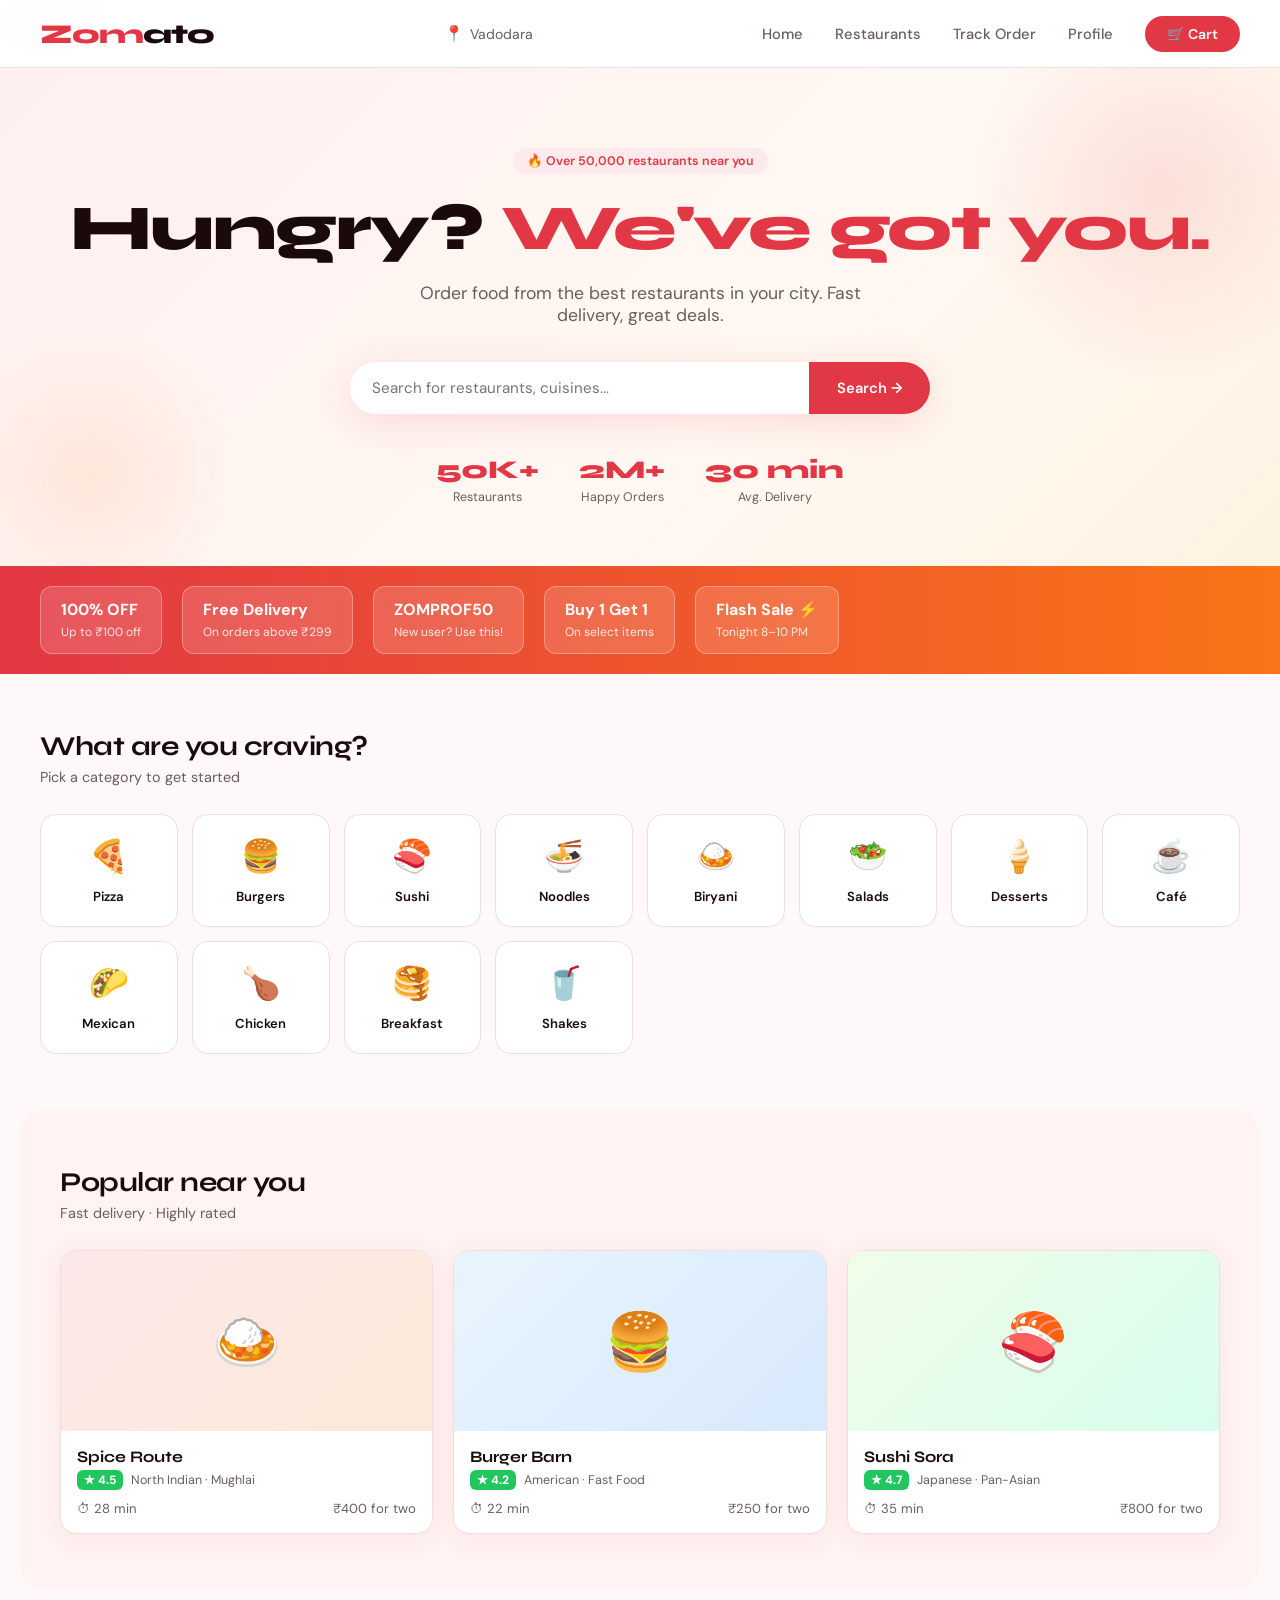
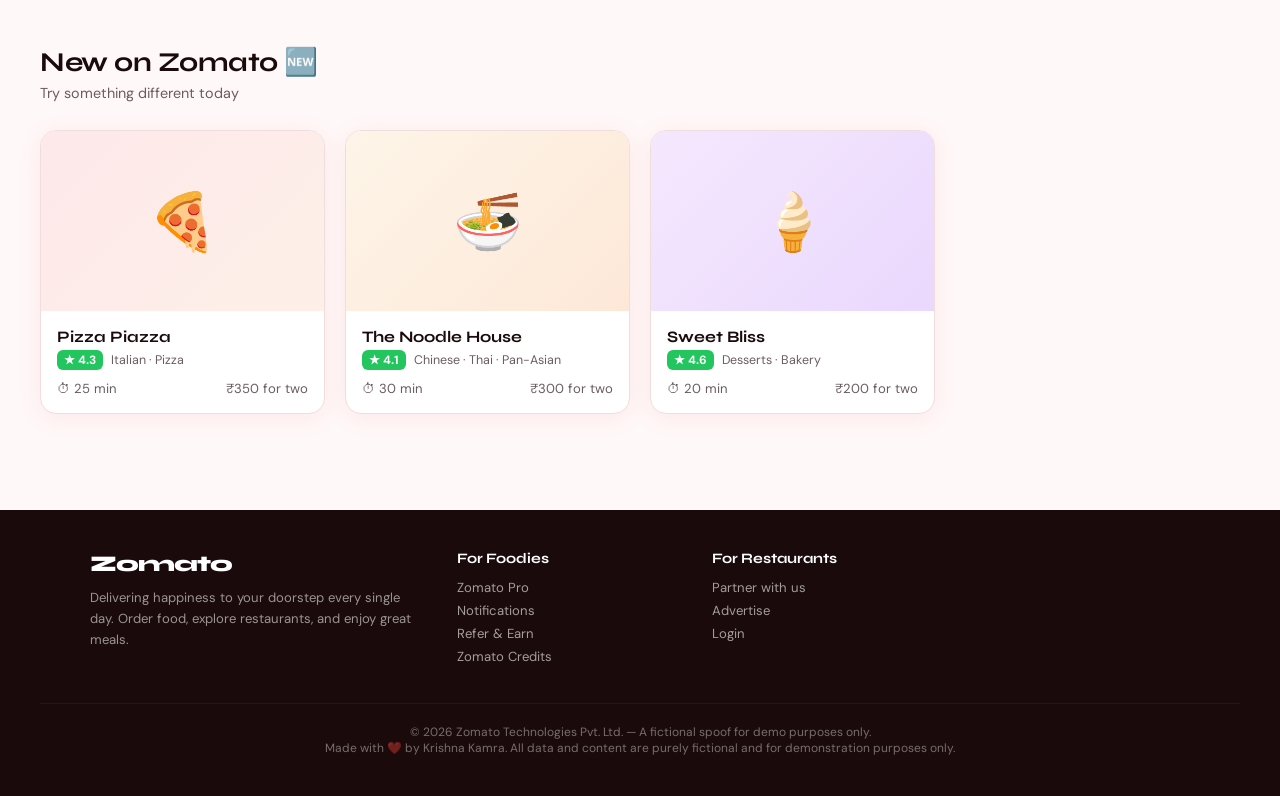
<file: index.html>
<!DOCTYPE html>
<html lang="en">
<head>
  <meta charset="UTF-8" />
  <meta name="viewport" content="width=device-width, initial-scale=1.0"/>
  <title>Zomato – Discover Great Food</title>
  <link href="https://fonts.googleapis.com/css2?family=Syne:wght@400;600;700;800&family=DM+Sans:ital,wght@0,300;0,400;0,500;1,400&display=swap" rel="stylesheet"/>
  <link rel="stylesheet" href="style.css">
</head>
<body>

<nav id="navbar">
  <div class="nav-logo" onclick="goPage('home')">Zom<span>ato</span></div>
  <div class="nav-location" onclick="showToast('📍 Vadodara, Gujarat')">
    <span class="pin">📍</span> Vadodara
  </div>
  <div class="nav-links">
    <a href="#" onclick="goPage('home')">Home</a>
    <a href="#" onclick="goPage('restaurants')">Restaurants</a>
    <a href="#" onclick="goPage('tracking')">Track Order</a>
    <a href="#" onclick="goPage('profile')">Profile</a>
    <button class="nav-cta" onclick="goPage('cart')">🛒 Cart <span id="nav-cart-count"></span></button>
  </div>
</nav>

<div id="page-home" class="page active">
  <section class="hero">
    <div class="hero-badge">🔥 Over 50,000 restaurants near you</div>
    <h1>Hungry? <em>We've got you.</em></h1>
    <p>Order food from the best restaurants in your city. Fast delivery, great deals.</p>
    <div class="hero-search">
      <input type="text" placeholder="Search for restaurants, cuisines..." id="hero-input"/>
      <button onclick="doSearch()">Search →</button>
    </div>
    <div class="hero-stats">
      <div class="hero-stat"><strong>50K+</strong><span>Restaurants</span></div>
      <div class="hero-stat"><strong>2M+</strong><span>Happy Orders</span></div>
      <div class="hero-stat"><strong>30 min</strong><span>Avg. Delivery</span></div>
    </div>
  </section>

  <div class="offers-strip">
    <div class="offer-chip"><strong>100% OFF</strong><span>Up to ₹100 off</span></div>
    <div class="offer-chip"><strong>Free Delivery</strong><span>On orders above ₹299</span></div>
    <div class="offer-chip"><strong>ZOMPROF50</strong><span>New user? Use this!</span></div>
    <div class="offer-chip"><strong>Buy 1 Get 1</strong><span>On select items</span></div>
    <div class="offer-chip"><strong>Flash Sale ⚡</strong><span>Tonight 8–10 PM</span></div>
  </div>

  <section class="section">
    <div class="section-title">What are you craving?</div>
    <div class="section-sub">Pick a category to get started</div>
    <div class="cats-grid" id="cats-grid"></div>
  </section>

  <section class="section" style="background: #fff3f3; border-radius: 24px; margin: 0 20px;">
    <div class="section-title">Popular near you</div>
    <div class="section-sub">Fast delivery · Highly rated</div>
    <div class="rest-grid" id="popular-grid"></div>
  </section>

  <section class="section">
    <div class="section-title">New on Zomato 🆕</div>
    <div class="section-sub">Try something different today</div>
    <div class="rest-grid" id="new-grid"></div>
  </section>

  <footer>
    <div class="footer-inner">
      <div class="footer-brand">
        <span class="nav-logo" style="font-family:'Syne',sans-serif;font-weight:800;font-size:1.4rem;color:#fff;">Zomato</span>
        <p>Delivering happiness to your doorstep every single day. Order food, explore restaurants, and enjoy great meals.</p>
      </div>
      <div class="footer-col">
        <h4>For Foodies</h4>
        <a href="#">Zomato Pro</a>
        <a href="#">Notifications</a>
        <a href="#">Refer & Earn</a>
        <a href="#">Zomato Credits</a>
      </div>
      <div class="footer-col">
        <h4>For Restaurants</h4>
        <a href="#">Partner with us</a>
        <a href="#">Advertise</a>
        <a href="#">Login</a>
      </div>
    </div>
    <div class="footer-bottom"><p>© 2026 Zomato Technologies Pvt. Ltd. — A fictional spoof for demo purposes only.</p>
    <p>Made with ❤️ by Krishna Kamra. All data and content are purely fictional and for demonstration purposes only.</p></div>
  </footer>
</div>

<div id="page-restaurants" class="page">
  <section class="section">
    <div class="section-title">All Restaurants</div>
    <div class="section-sub">Browse & order from the best near Vadodara</div>
    <div style="display:flex;gap:10px;flex-wrap:wrap;margin-bottom:20px;" id="filter-chips"></div>
    <div class="rest-grid" id="all-rest-grid"></div>
  </section>
</div>

<div id="page-detail" class="page">
  <div class="rest-hero" id="detail-hero-bg">
    <span id="detail-hero-emoji" style="position:relative;z-index:1;font-size:5rem;"></span>
    <div class="rest-hero-overlay"></div>
    <div class="rest-hero-info">
      <h2 id="detail-name"></h2>
      <div id="detail-meta" style="display:flex;gap:10px;align-items:center;flex-wrap:wrap;font-size:0.85rem;"></div>
    </div>
  </div>
  <div class="rest-detail-body">
    <div class="detail-tabs">
      <div class="detail-tab active" onclick="switchTab('menu')">Menu</div>
      <div class="detail-tab" onclick="switchTab('photos')">Photos</div>
      <div class="detail-tab" onclick="switchTab('reviews')">Reviews</div>
      <div class="detail-tab" onclick="switchTab('info')">Info</div>
    </div>
    <div id="tab-menu" class="tab-content active">
      <div id="menu-container"></div>
    </div>
    <div id="tab-photos" class="tab-content">
      <div style="display:grid;grid-template-columns:repeat(3,1fr);gap:10px;" id="photos-grid"></div>
    </div>
    <div id="tab-reviews" class="tab-content">
      <div id="reviews-container" style="display:flex;flex-direction:column;gap:14px;"></div>
    </div>
    <div id="tab-info" class="tab-content">
      <div id="info-container"></div>
    </div>
  </div>
</div>

<div id="page-cart" class="page">
  <div class="cart-container">
    <div class="cart-title">🛒 Your Cart</div>
    <div id="cart-content"></div>
  </div>
</div>

<div id="page-tracking" class="page">
  <div class="tracking-container">
    <div id="tracking-no-order" style="text-align:center;padding:60px 20px;display:none;">
      <div style="font-size:4rem;margin-bottom:16px;">📦</div>
      <h3 style="font-family:'Syne',sans-serif;font-size:1.3rem;margin-bottom:8px;">No active orders</h3>
      <p style="color:var(--muted);margin-bottom:20px;">Place an order to track it here.</p>
      <button class="nav-cta" onclick="goPage('restaurants')">Order Now</button>
    </div>
    <div id="tracking-card"></div>
  </div>
</div>

<div id="page-profile" class="page">
  <div class="profile-container">
    <div class="profile-header">
      <div class="avatar">K</div>
      <div>
        <div class="profile-name">Krishna Kamra</div>
        <div class="profile-sub">krishna.kamra@gmail.com · Vadodara</div>
      </div>
    </div>
    <div class="profile-sections">
      <div class="profile-row" onclick="showToast('Opening past orders...')"><span class="profile-row-icon">📋</span><span class="profile-row-label">Past Orders</span><span class="profile-row-arrow">›</span></div>
      <div class="profile-row" onclick="showToast('Opening addresses...')"><span class="profile-row-icon">🏠</span><span class="profile-row-label">Saved Addresses</span><span class="profile-row-arrow">›</span></div>
      <div class="profile-row" onclick="showToast('Zomato Pro — Upgrade coming soon!')"><span class="profile-row-icon">⭐</span><span class="profile-row-label">Zomato Pro Membership</span><span class="profile-row-arrow">›</span></div>
      <div class="profile-row" onclick="showToast('Payments page...')"><span class="profile-row-icon">💳</span><span class="profile-row-label">Payment Methods</span><span class="profile-row-arrow">›</span></div>
      <div class="profile-row" onclick="showToast('Settings page...')"><span class="profile-row-icon">⚙️</span><span class="profile-row-label">Settings</span><span class="profile-row-arrow">›</span></div>
      <div class="profile-row" onclick="showToast('Refer & Earn coming soon!')"><span class="profile-row-icon">🎁</span><span class="profile-row-label">Refer & Earn</span><span class="profile-row-arrow">›</span></div>
      <div class="profile-row" onclick="showToast('Logged out! (Just kidding 😄)')"><span class="profile-row-icon">🚪</span><span class="profile-row-label">Log Out</span><span class="profile-row-arrow">›</span></div>
    </div>
  </div>
</div>

<nav class="bottom-nav">
  <div class="bnav-item active" id="bnav-home" onclick="goPage('home')"><span class="icon">🏠</span>Home</div>
  <div class="bnav-item" id="bnav-restaurants" onclick="goPage('restaurants')"><span class="icon">🍽️</span>Explore</div>
  <div class="bnav-item" id="bnav-cart" onclick="goPage('cart')">
    <div class="bnav-icon-wrap"><span class="icon">🛒</span><span class="cart-badge" id="cart-badge" style="display:none">0</span></div>Cart
  </div>
  <div class="bnav-item" id="bnav-tracking" onclick="goPage('tracking')"><span class="icon">📍</span>Track</div>
  <div class="bnav-item" id="bnav-profile" onclick="goPage('profile')"><span class="icon">👤</span>Profile</div>
</nav>

<div class="modal-overlay" id="order-modal">
  <div class="modal">
    <h3>🎉 Order Placed!</h3>
    <p>Your order has been placed successfully. Our rider will pick it up soon. Estimated delivery: <strong>28–35 minutes</strong>.</p>
    <button class="modal-btn" onclick="closeModalAndTrack()">Track Order</button>
    <button class="modal-btn outline" onclick="document.getElementById('order-modal').classList.remove('open')">Continue Browsing</button>
  </div>
</div>

<div class="toast" id="toast"></div>
<script src="script.js"></script>
</body>
</html>
</file>
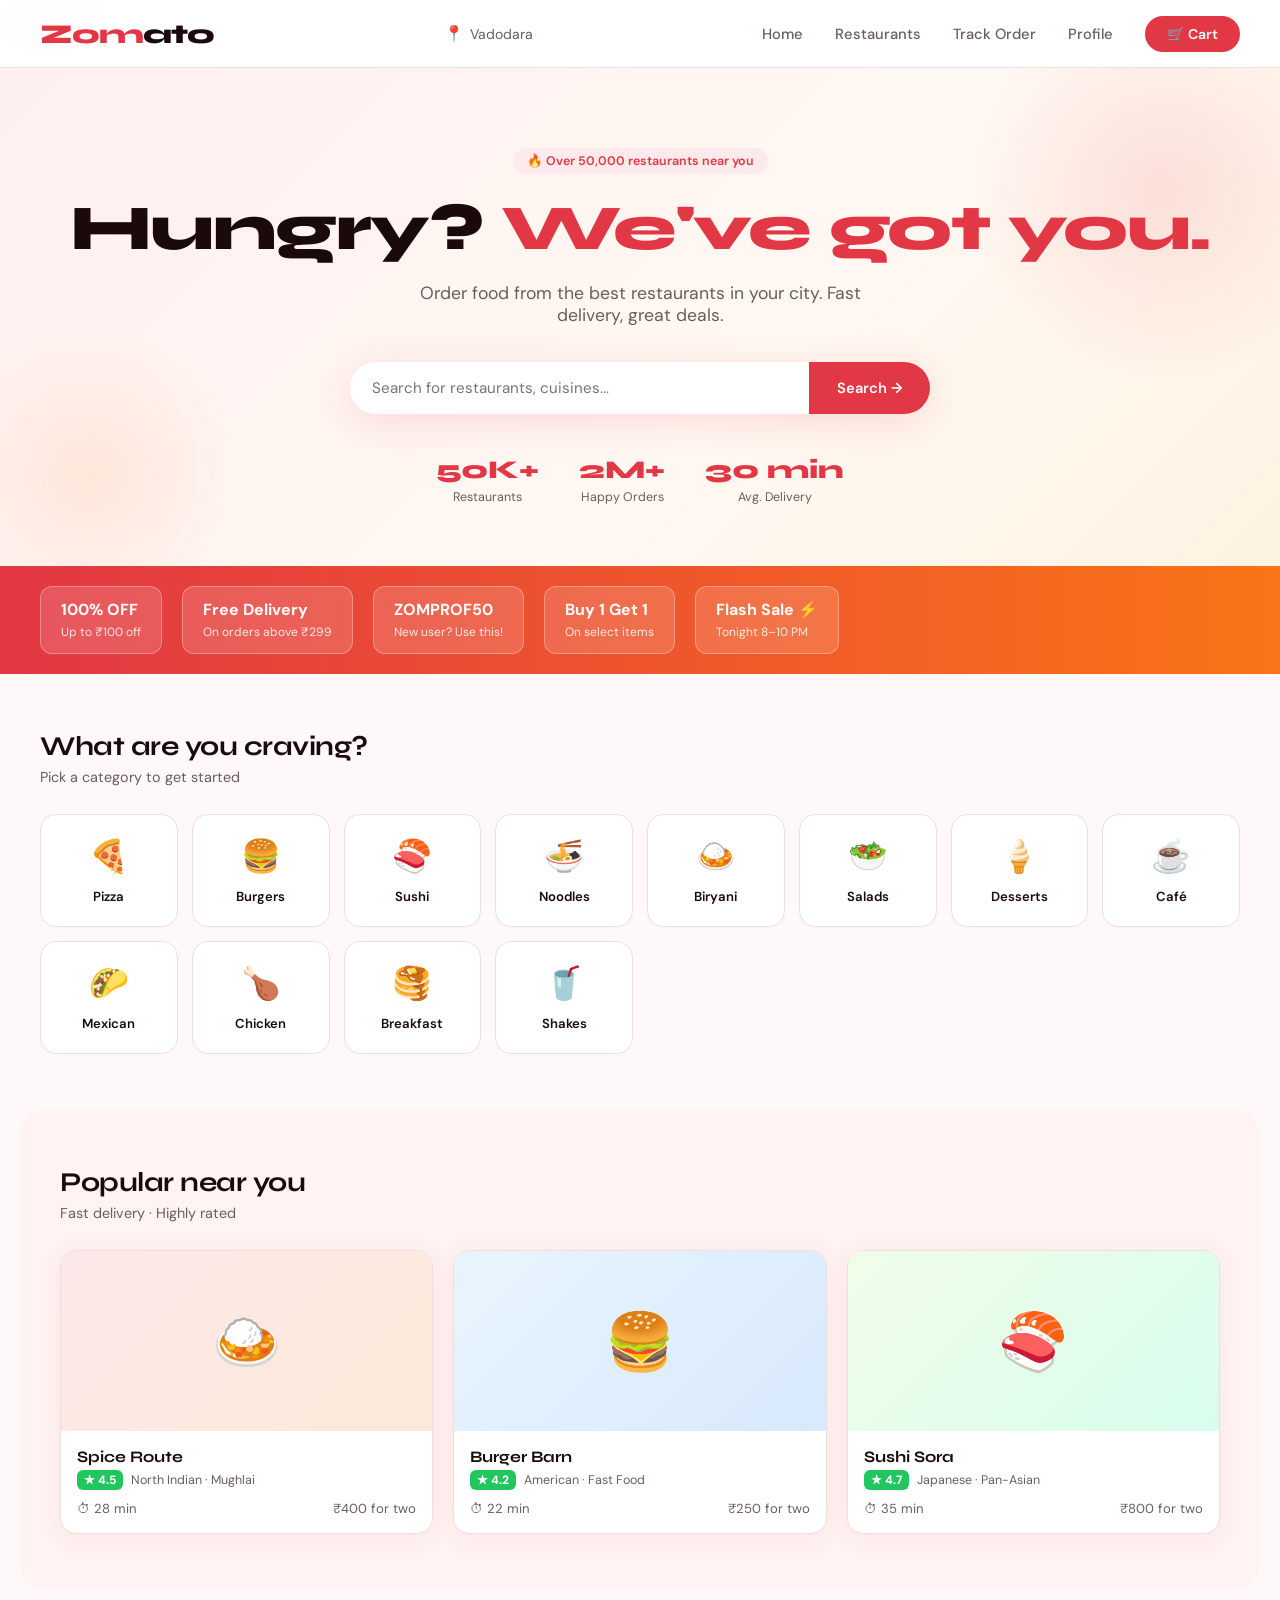
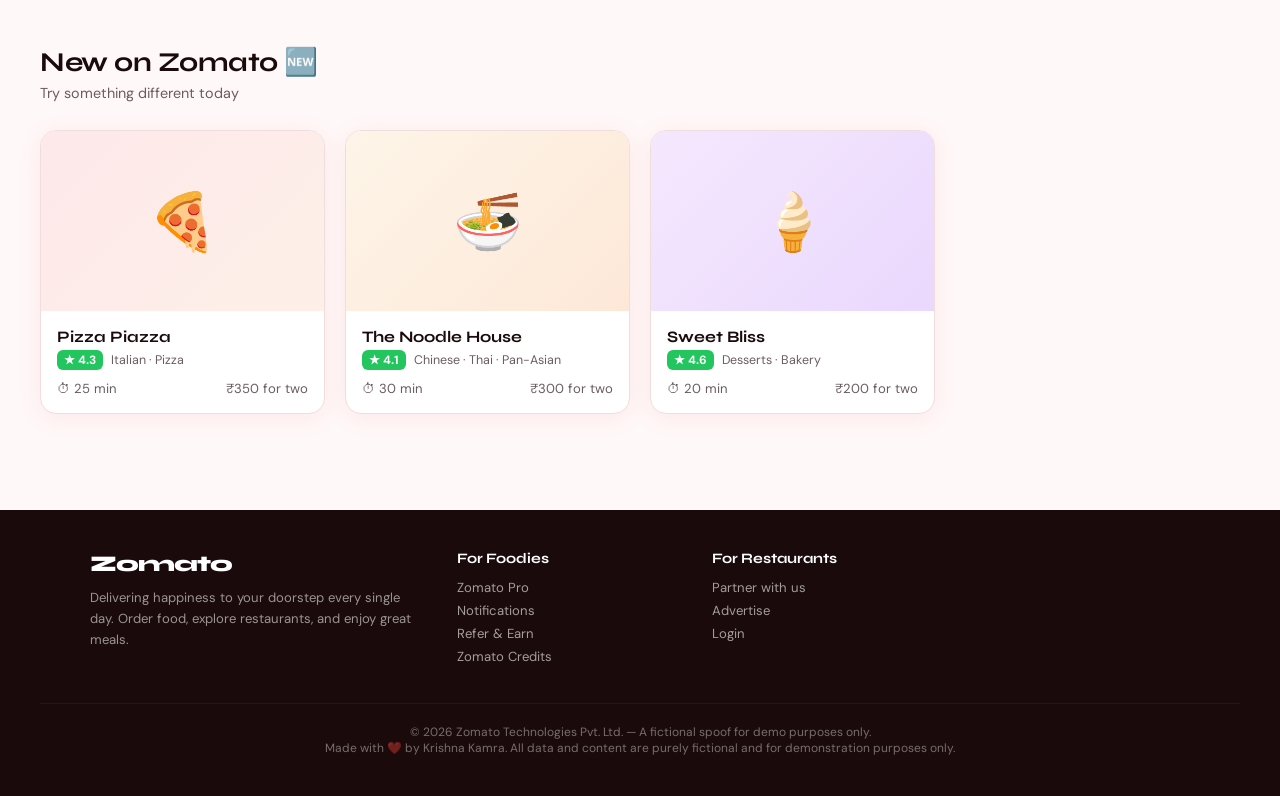
<file: zomato_spoof.html>
<!DOCTYPE html>
<html lang="en">
<head>
  <meta charset="UTF-8" />
  <meta name="viewport" content="width=device-width, initial-scale=1.0"/>
  <title>Zomato – Discover Great Food</title>
  <link href="https://fonts.googleapis.com/css2?family=Syne:wght@400;600;700;800&family=DM+Sans:ital,wght@0,300;0,400;0,500;1,400&display=swap" rel="stylesheet"/>
  <link rel="stylesheet" href="style.css">
</head>
<body>

<nav id="navbar">
  <div class="nav-logo" onclick="goPage('home')">Zom<span>ato</span></div>
  <div class="nav-location" onclick="showToast('📍 Vadodara, Gujarat')">
    <span class="pin">📍</span> Vadodara
  </div>
  <div class="nav-links">
    <a href="#" onclick="goPage('home')">Home</a>
    <a href="#" onclick="goPage('restaurants')">Restaurants</a>
    <a href="#" onclick="goPage('tracking')">Track Order</a>
    <a href="#" onclick="goPage('profile')">Profile</a>
    <button class="nav-cta" onclick="goPage('cart')">🛒 Cart <span id="nav-cart-count"></span></button>
  </div>
</nav>

<div id="page-home" class="page active">
  <section class="hero">
    <div class="hero-badge">🔥 Over 50,000 restaurants near you</div>
    <h1>Hungry? <em>We've got you.</em></h1>
    <p>Order food from the best restaurants in your city. Fast delivery, great deals.</p>
    <div class="hero-search">
      <input type="text" placeholder="Search for restaurants, cuisines..." id="hero-input"/>
      <button onclick="doSearch()">Search →</button>
    </div>
    <div class="hero-stats">
      <div class="hero-stat"><strong>50K+</strong><span>Restaurants</span></div>
      <div class="hero-stat"><strong>2M+</strong><span>Happy Orders</span></div>
      <div class="hero-stat"><strong>30 min</strong><span>Avg. Delivery</span></div>
    </div>
  </section>

  <div class="offers-strip">
    <div class="offer-chip"><strong>100% OFF</strong><span>Up to ₹100 off</span></div>
    <div class="offer-chip"><strong>Free Delivery</strong><span>On orders above ₹299</span></div>
    <div class="offer-chip"><strong>ZOMPROF50</strong><span>New user? Use this!</span></div>
    <div class="offer-chip"><strong>Buy 1 Get 1</strong><span>On select items</span></div>
    <div class="offer-chip"><strong>Flash Sale ⚡</strong><span>Tonight 8–10 PM</span></div>
  </div>

  <section class="section">
    <div class="section-title">What are you craving?</div>
    <div class="section-sub">Pick a category to get started</div>
    <div class="cats-grid" id="cats-grid"></div>
  </section>

  <section class="section" style="background: #fff3f3; border-radius: 24px; margin: 0 20px;">
    <div class="section-title">Popular near you</div>
    <div class="section-sub">Fast delivery · Highly rated</div>
    <div class="rest-grid" id="popular-grid"></div>
  </section>

  <section class="section">
    <div class="section-title">New on Zomato 🆕</div>
    <div class="section-sub">Try something different today</div>
    <div class="rest-grid" id="new-grid"></div>
  </section>

  <footer>
    <div class="footer-inner">
      <div class="footer-brand">
        <span class="nav-logo" style="font-family:'Syne',sans-serif;font-weight:800;font-size:1.4rem;color:#fff;">Zomato</span>
        <p>Delivering happiness to your doorstep every single day. Order food, explore restaurants, and enjoy great meals.</p>
      </div>
      <div class="footer-col">
        <h4>For Foodies</h4>
        <a href="#">Zomato Pro</a>
        <a href="#">Notifications</a>
        <a href="#">Refer & Earn</a>
        <a href="#">Zomato Credits</a>
      </div>
      <div class="footer-col">
        <h4>For Restaurants</h4>
        <a href="#">Partner with us</a>
        <a href="#">Advertise</a>
        <a href="#">Login</a>
      </div>
    </div>
    <div class="footer-bottom"><p>© 2026 Zomato Technologies Pvt. Ltd. — A fictional spoof for demo purposes only.</p>
    <p>Made with ❤️ by Krishna Kamra. All data and content are purely fictional and for demonstration purposes only.</p></div>
  </footer>
</div>

<div id="page-restaurants" class="page">
  <section class="section">
    <div class="section-title">All Restaurants</div>
    <div class="section-sub">Browse & order from the best near Vadodara</div>
    <div style="display:flex;gap:10px;flex-wrap:wrap;margin-bottom:20px;" id="filter-chips"></div>
    <div class="rest-grid" id="all-rest-grid"></div>
  </section>
</div>

<div id="page-detail" class="page">
  <div class="rest-hero" id="detail-hero-bg">
    <span id="detail-hero-emoji" style="position:relative;z-index:1;font-size:5rem;"></span>
    <div class="rest-hero-overlay"></div>
    <div class="rest-hero-info">
      <h2 id="detail-name"></h2>
      <div id="detail-meta" style="display:flex;gap:10px;align-items:center;flex-wrap:wrap;font-size:0.85rem;"></div>
    </div>
  </div>
  <div class="rest-detail-body">
    <div class="detail-tabs">
      <div class="detail-tab active" onclick="switchTab('menu')">Menu</div>
      <div class="detail-tab" onclick="switchTab('photos')">Photos</div>
      <div class="detail-tab" onclick="switchTab('reviews')">Reviews</div>
      <div class="detail-tab" onclick="switchTab('info')">Info</div>
    </div>
    <div id="tab-menu" class="tab-content active">
      <div id="menu-container"></div>
    </div>
    <div id="tab-photos" class="tab-content">
      <div style="display:grid;grid-template-columns:repeat(3,1fr);gap:10px;" id="photos-grid"></div>
    </div>
    <div id="tab-reviews" class="tab-content">
      <div id="reviews-container" style="display:flex;flex-direction:column;gap:14px;"></div>
    </div>
    <div id="tab-info" class="tab-content">
      <div id="info-container"></div>
    </div>
  </div>
</div>

<div id="page-cart" class="page">
  <div class="cart-container">
    <div class="cart-title">🛒 Your Cart</div>
    <div id="cart-content"></div>
  </div>
</div>

<div id="page-tracking" class="page">
  <div class="tracking-container">
    <div id="tracking-no-order" style="text-align:center;padding:60px 20px;display:none;">
      <div style="font-size:4rem;margin-bottom:16px;">📦</div>
      <h3 style="font-family:'Syne',sans-serif;font-size:1.3rem;margin-bottom:8px;">No active orders</h3>
      <p style="color:var(--muted);margin-bottom:20px;">Place an order to track it here.</p>
      <button class="nav-cta" onclick="goPage('restaurants')">Order Now</button>
    </div>
    <div id="tracking-card"></div>
  </div>
</div>

<div id="page-profile" class="page">
  <div class="profile-container">
    <div class="profile-header">
      <div class="avatar">K</div>
      <div>
        <div class="profile-name">Krishna Kamra</div>
        <div class="profile-sub">krishna.kamra@gmail.com · Vadodara</div>
      </div>
    </div>
    <div class="profile-sections">
      <div class="profile-row" onclick="showToast('Opening past orders...')"><span class="profile-row-icon">📋</span><span class="profile-row-label">Past Orders</span><span class="profile-row-arrow">›</span></div>
      <div class="profile-row" onclick="showToast('Opening addresses...')"><span class="profile-row-icon">🏠</span><span class="profile-row-label">Saved Addresses</span><span class="profile-row-arrow">›</span></div>
      <div class="profile-row" onclick="showToast('Zomato Pro — Upgrade coming soon!')"><span class="profile-row-icon">⭐</span><span class="profile-row-label">Zomato Pro Membership</span><span class="profile-row-arrow">›</span></div>
      <div class="profile-row" onclick="showToast('Payments page...')"><span class="profile-row-icon">💳</span><span class="profile-row-label">Payment Methods</span><span class="profile-row-arrow">›</span></div>
      <div class="profile-row" onclick="showToast('Settings page...')"><span class="profile-row-icon">⚙️</span><span class="profile-row-label">Settings</span><span class="profile-row-arrow">›</span></div>
      <div class="profile-row" onclick="showToast('Refer & Earn coming soon!')"><span class="profile-row-icon">🎁</span><span class="profile-row-label">Refer & Earn</span><span class="profile-row-arrow">›</span></div>
      <div class="profile-row" onclick="showToast('Logged out! (Just kidding 😄)')"><span class="profile-row-icon">🚪</span><span class="profile-row-label">Log Out</span><span class="profile-row-arrow">›</span></div>
    </div>
  </div>
</div>

<nav class="bottom-nav">
  <div class="bnav-item active" id="bnav-home" onclick="goPage('home')"><span class="icon">🏠</span>Home</div>
  <div class="bnav-item" id="bnav-restaurants" onclick="goPage('restaurants')"><span class="icon">🍽️</span>Explore</div>
  <div class="bnav-item" id="bnav-cart" onclick="goPage('cart')">
    <div class="bnav-icon-wrap"><span class="icon">🛒</span><span class="cart-badge" id="cart-badge" style="display:none">0</span></div>Cart
  </div>
  <div class="bnav-item" id="bnav-tracking" onclick="goPage('tracking')"><span class="icon">📍</span>Track</div>
  <div class="bnav-item" id="bnav-profile" onclick="goPage('profile')"><span class="icon">👤</span>Profile</div>
</nav>

<div class="modal-overlay" id="order-modal">
  <div class="modal">
    <h3>🎉 Order Placed!</h3>
    <p>Your order has been placed successfully. Our rider will pick it up soon. Estimated delivery: <strong>28–35 minutes</strong>.</p>
    <button class="modal-btn" onclick="closeModalAndTrack()">Track Order</button>
    <button class="modal-btn outline" onclick="document.getElementById('order-modal').classList.remove('open')">Continue Browsing</button>
  </div>
</div>

<div class="toast" id="toast"></div>
<script src="script.js"></script>
</body>
</html>
</file>
<file: style.css>
:root {
      --red: #e23744;
      --red-dark: #c0202e;
      --red-light: #fdeaec;
      --orange: #f97316;
      --bg: #fff8f8;
      --surface: #ffffff;
      --text: #1a0a0b;
      --muted: #6b5c5e;
      --border: #f0dede;
      --card-shadow: 0 4px 24px rgba(226,55,68,0.08);
      --radius: 16px;
      --nav-h: 68px;
    }
    *, *::before, *::after { box-sizing: border-box; margin: 0; padding: 0; }
    html { scroll-behavior: smooth; }
    body {
      font-family: 'DM Sans', sans-serif;
      background: var(--bg);
      color: var(--text);
      min-height: 100vh;
      overflow-x: hidden;
    }

    nav {
      position: fixed; top: 0; left: 0; right: 0; z-index: 100;
      height: var(--nav-h);
      background: rgba(255,255,255,0.92);
      backdrop-filter: blur(14px);
      border-bottom: 1px solid var(--border);
      display: flex; align-items: center; justify-content: space-between;
      padding: 0 40px;
      transition: box-shadow 0.3s;
    }
    nav.scrolled { box-shadow: 0 2px 24px rgba(226,55,68,0.10); }
    .nav-logo {
      font-family: 'Syne', sans-serif;
      font-weight: 800; font-size: 1.7rem;
      color: var(--red); letter-spacing: -1px;
      cursor: pointer; user-select: none;
    }
    .nav-logo span { color: var(--text); }
    .nav-links { display: flex; gap: 32px; align-items: center; }
    .nav-links a {
      font-size: 0.92rem; font-weight: 500; color: var(--muted);
      text-decoration: none; transition: color 0.2s;
    }
    .nav-links a:hover { color: var(--red); }
    .nav-cta {
      background: var(--red); color: #fff;
      border: none; border-radius: 30px;
      padding: 9px 22px; font-size: 0.88rem; font-weight: 600;
      cursor: pointer; font-family: 'DM Sans', sans-serif;
      transition: background 0.2s, transform 0.15s;
    }
    .nav-cta:hover { background: var(--red-dark); transform: translateY(-1px); }
    .nav-location {
      display: flex; align-items: center; gap: 6px;
      font-size: 0.88rem; color: var(--muted); cursor: pointer;
    }
    .nav-location .pin { font-size: 1rem; }

    .page { display: none; padding-top: var(--nav-h); min-height: 100vh; }
    .page.active { display: block; }

    .hero {
      background: linear-gradient(135deg, #fff0f0 0%, #fff8f2 60%, #fef3e2 100%);
      padding: 80px 40px 60px;
      text-align: center;
      position: relative; overflow: hidden;
    }
    .hero::before {
      content: '';
      position: absolute; top: -80px; right: -80px;
      width: 400px; height: 400px;
      background: radial-gradient(circle, rgba(226,55,68,0.12) 0%, transparent 70%);
      border-radius: 50%;
    }
    .hero::after {
      content: '';
      position: absolute; bottom: -60px; left: -60px;
      width: 300px; height: 300px;
      background: radial-gradient(circle, rgba(249,115,22,0.10) 0%, transparent 70%);
      border-radius: 50%;
    }
    .hero-badge {
      display: inline-flex; align-items: center; gap: 6px;
      background: var(--red-light); color: var(--red);
      border-radius: 20px; padding: 5px 14px;
      font-size: 0.78rem; font-weight: 600; margin-bottom: 20px;
      animation: fadeUp 0.6s both;
    }
    .hero h1 {
      font-family: 'Syne', sans-serif;
      font-size: clamp(2.4rem, 5vw, 4rem);
      font-weight: 800; line-height: 1.1; letter-spacing: -1.5px;
      margin-bottom: 18px;
      animation: fadeUp 0.7s 0.1s both;
    }
    .hero h1 em { font-style: normal; color: var(--red); }
    .hero p {
      color: var(--muted); font-size: 1.1rem; max-width: 500px;
      margin: 0 auto 36px;
      animation: fadeUp 0.7s 0.2s both;
    }
    .hero-search {
      display: flex; max-width: 580px; margin: 0 auto;
      background: #fff; border-radius: 50px;
      box-shadow: 0 8px 40px rgba(226,55,68,0.15);
      overflow: hidden;
      animation: fadeUp 0.7s 0.3s both;
    }
    .hero-search input {
      flex: 1; border: none; outline: none;
      padding: 16px 22px; font-size: 0.95rem;
      font-family: 'DM Sans', sans-serif; color: var(--text);
      background: transparent;
    }
    .hero-search button {
      background: var(--red); color: #fff; border: none;
      padding: 0 28px; font-size: 0.92rem; font-weight: 600;
      cursor: pointer; font-family: 'DM Sans', sans-serif;
      transition: background 0.2s;
    }
    .hero-search button:hover { background: var(--red-dark); }
    .hero-stats {
      display: flex; justify-content: center; gap: 40px;
      margin-top: 40px;
      animation: fadeUp 0.7s 0.4s both;
    }
    .hero-stat { text-align: center; }
    .hero-stat strong {
      display: block; font-family: 'Syne', sans-serif;
      font-size: 1.6rem; font-weight: 800; color: var(--red);
    }
    .hero-stat span { font-size: 0.78rem; color: var(--muted); }

    .section { padding: 56px 40px; }
    .section-title {
      font-family: 'Syne', sans-serif;
      font-size: 1.7rem; font-weight: 700; letter-spacing: -0.5px;
      margin-bottom: 6px;
    }
    .section-sub { color: var(--muted); font-size: 0.9rem; margin-bottom: 28px; }
    .cats-grid {
      display: grid;
      grid-template-columns: repeat(auto-fill, minmax(130px, 1fr));
      gap: 14px;
    }
    .cat-card {
      background: var(--surface); border-radius: var(--radius);
      border: 1.5px solid var(--border);
      padding: 20px 12px; text-align: center;
      cursor: pointer; transition: all 0.22s;
      position: relative; overflow: hidden;
    }
    .cat-card:hover {
      border-color: var(--red); transform: translateY(-3px);
      box-shadow: var(--card-shadow);
    }
    .cat-card .emoji { font-size: 2rem; display: block; margin-bottom: 8px; }
    .cat-card .label { font-size: 0.82rem; font-weight: 600; color: var(--text); }

    .rest-grid {
      display: grid;
      grid-template-columns: repeat(auto-fill, minmax(280px, 1fr));
      gap: 20px;
    }
    .rest-card {
      background: var(--surface); border-radius: var(--radius);
      box-shadow: var(--card-shadow);
      overflow: hidden; cursor: pointer;
      transition: transform 0.22s, box-shadow 0.22s;
      border: 1px solid var(--border);
    }
    .rest-card:hover {
      transform: translateY(-4px);
      box-shadow: 0 12px 40px rgba(226,55,68,0.14);
    }
    .rest-img {
      width: 100%; height: 180px;
      object-fit: cover; display: block;
      background: linear-gradient(135deg, #fde8ea, #fde9d8);
      position: relative; overflow: hidden;
    }
    .rest-img-placeholder {
      width: 100%; height: 180px;
      display: flex; align-items: center; justify-content: center;
      font-size: 3.5rem;
    }
    .rest-badge {
      position: absolute; top: 10px; left: 10px;
      background: #fff; color: var(--red);
      font-size: 0.72rem; font-weight: 700;
      padding: 3px 10px; border-radius: 12px;
      box-shadow: 0 2px 8px rgba(0,0,0,0.1);
    }
    .rest-body { padding: 16px; }
    .rest-name {
      font-family: 'Syne', sans-serif;
      font-size: 1rem; font-weight: 700; margin-bottom: 4px;
    }
    .rest-meta { display: flex; align-items: center; gap: 8px; flex-wrap: wrap; }
    .rest-rating {
      display: inline-flex; align-items: center; gap: 3px;
      background: #22c55e; color: #fff;
      font-size: 0.75rem; font-weight: 700;
      padding: 2px 7px; border-radius: 6px;
    }
    .rest-cuisine { font-size: 0.78rem; color: var(--muted); }
    .rest-info {
      margin-top: 10px; display: flex;
      justify-content: space-between; align-items: center;
    }
    .rest-time { font-size: 0.82rem; color: var(--muted); }
    .rest-price { font-size: 0.82rem; color: var(--muted); }

    .offers-strip {
      background: linear-gradient(90deg, var(--red) 0%, #f97316 100%);
      padding: 20px 40px;
      display: flex; gap: 20px; overflow-x: auto;
      scrollbar-width: none;
    }
    .offers-strip::-webkit-scrollbar { display: none; }
    .offer-chip {
      flex-shrink: 0;
      background: rgba(255,255,255,0.15);
      border: 1.5px solid rgba(255,255,255,0.3);
      border-radius: 12px; padding: 12px 20px;
      color: #fff; cursor: pointer;
      transition: background 0.2s;
      backdrop-filter: blur(6px);
    }
    .offer-chip:hover { background: rgba(255,255,255,0.25); }
    .offer-chip strong { display: block; font-size: 1rem; font-weight: 700; }
    .offer-chip span { font-size: 0.75rem; opacity: 0.85; }

    .rest-hero {
      position: relative; height: 280px;
      background: linear-gradient(135deg, #fde8ea, #fde9d8);
      display: flex; align-items: center; justify-content: center;
      font-size: 6rem; overflow: hidden;
    }
    .rest-hero-overlay {
      position: absolute; inset: 0;
      background: linear-gradient(to top, rgba(0,0,0,0.5) 0%, transparent 60%);
    }
    .rest-hero-info {
      position: absolute; bottom: 24px; left: 40px; color: #fff;
    }
    .rest-hero-info h2 {
      font-family: 'Syne', sans-serif;
      font-size: 2rem; font-weight: 800; margin-bottom: 6px;
    }
    .rest-detail-body { padding: 32px 40px; max-width: 900px; margin: 0 auto; }
    .detail-tabs {
      display: flex; gap: 0; border-bottom: 2px solid var(--border);
      margin-bottom: 28px;
    }
    .detail-tab {
      padding: 10px 24px; font-weight: 600; font-size: 0.9rem;
      cursor: pointer; color: var(--muted);
      border-bottom: 2px solid transparent; margin-bottom: -2px;
      transition: color 0.2s, border-color 0.2s;
    }
    .detail-tab.active { color: var(--red); border-color: var(--red); }
    .tab-content { display: none; }
    .tab-content.active { display: block; }
    .menu-section { margin-bottom: 36px; }
    .menu-section-title {
      font-family: 'Syne', sans-serif;
      font-size: 1.1rem; font-weight: 700;
      margin-bottom: 16px; padding-bottom: 8px;
      border-bottom: 1px solid var(--border);
    }
    .menu-items { display: flex; flex-direction: column; gap: 12px; }
    .menu-item {
      background: var(--surface); border-radius: 12px;
      border: 1px solid var(--border);
      padding: 16px; display: flex; align-items: center;
      justify-content: space-between; gap: 16px;
    }
    .menu-item-left { display: flex; align-items: center; gap: 14px; flex: 1; }
    .menu-item-emoji { font-size: 2rem; flex-shrink: 0; }
    .menu-item-name { font-weight: 600; font-size: 0.95rem; margin-bottom: 3px; }
    .menu-item-desc { font-size: 0.78rem; color: var(--muted); }
    .menu-item-price { font-weight: 700; color: var(--text); white-space: nowrap; }
    .add-btn {
      background: transparent; border: 1.5px solid var(--red);
      color: var(--red); border-radius: 8px;
      padding: 7px 16px; font-size: 0.82rem; font-weight: 700;
      cursor: pointer; transition: all 0.18s;
      font-family: 'DM Sans', sans-serif;
    }
    .add-btn:hover { background: var(--red); color: #fff; }
    .add-btn.added { background: var(--red); color: #fff; }

    .cart-container { max-width: 700px; margin: 0 auto; padding: 36px 40px; }
    .cart-title {
      font-family: 'Syne', sans-serif;
      font-size: 1.8rem; font-weight: 800; margin-bottom: 24px;
    }
    .cart-empty {
      text-align: center; padding: 60px 20px;
    }
    .cart-empty .big-emoji { font-size: 4rem; margin-bottom: 16px; }
    .cart-empty h3 { font-family: 'Syne', sans-serif; font-size: 1.3rem; margin-bottom: 8px; }
    .cart-empty p { color: var(--muted); margin-bottom: 20px; }
    .cart-items { display: flex; flex-direction: column; gap: 12px; margin-bottom: 24px; }
    .cart-item {
      background: var(--surface); border-radius: 12px;
      border: 1px solid var(--border);
      padding: 14px 16px; display: flex; align-items: center; gap: 14px;
    }
    .cart-item-emoji { font-size: 1.8rem; }
    .cart-item-name { flex: 1; font-weight: 600; font-size: 0.9rem; }
    .cart-item-price { font-weight: 700; min-width: 60px; text-align: right; }
    .qty-ctrl {
      display: flex; align-items: center; gap: 0;
      border: 1.5px solid var(--border); border-radius: 8px; overflow: hidden;
    }
    .qty-btn {
      background: none; border: none; width: 30px; height: 30px;
      font-size: 1.1rem; cursor: pointer; color: var(--red);
      font-weight: 700; transition: background 0.15s;
    }
    .qty-btn:hover { background: var(--red-light); }
    .qty-num { min-width: 26px; text-align: center; font-weight: 700; font-size: 0.88rem; }
    .cart-summary {
      background: var(--surface); border-radius: var(--radius);
      border: 1px solid var(--border); padding: 20px;
    }
    .summary-row {
      display: flex; justify-content: space-between;
      font-size: 0.88rem; color: var(--muted); margin-bottom: 8px;
    }
    .summary-row.total {
      font-size: 1rem; font-weight: 700;
      color: var(--text); border-top: 1px solid var(--border);
      padding-top: 10px; margin-top: 4px;
    }
    .checkout-btn {
      display: block; width: 100%; background: var(--red); color: #fff;
      border: none; border-radius: 50px; padding: 16px;
      font-size: 1rem; font-weight: 700; cursor: pointer;
      margin-top: 16px; font-family: 'DM Sans', sans-serif;
      transition: background 0.2s, transform 0.15s;
    }
    .checkout-btn:hover { background: var(--red-dark); transform: translateY(-1px); }

    .tracking-container { max-width: 600px; margin: 0 auto; padding: 36px 40px; }
    .tracking-card {
      background: var(--surface); border-radius: 20px;
      border: 1px solid var(--border); overflow: hidden;
      box-shadow: var(--card-shadow);
    }
    .tracking-header {
      background: linear-gradient(135deg, var(--red), #f97316);
      padding: 28px; color: #fff; text-align: center;
    }
    .tracking-header h2 {
      font-family: 'Syne', sans-serif;
      font-size: 1.5rem; font-weight: 800; margin-bottom: 4px;
    }
    .tracking-header p { opacity: 0.85; font-size: 0.88rem; }
    .tracking-body { padding: 28px; }
    .tracking-steps { position: relative; }
    .tracking-step {
      display: flex; gap: 16px; align-items: flex-start;
      padding-bottom: 28px; position: relative;
    }
    .tracking-step:last-child { padding-bottom: 0; }
    .tracking-step:not(:last-child)::after {
      content: '';
      position: absolute; left: 17px; top: 38px;
      width: 2px; height: calc(100% - 20px);
      background: var(--border);
    }
    .tracking-step.done:not(:last-child)::after { background: var(--red); }
    .step-icon {
      width: 36px; height: 36px; flex-shrink: 0;
      border-radius: 50%; display: flex; align-items: center;
      justify-content: center; font-size: 1rem;
      border: 2px solid var(--border); background: var(--bg);
      position: relative; z-index: 1;
    }
    .tracking-step.done .step-icon { background: var(--red); border-color: var(--red); }
    .tracking-step.active .step-icon {
      border-color: var(--red); background: var(--red-light);
      animation: pulse 1.5s infinite;
    }
    .step-info { flex: 1; }
    .step-label { font-weight: 700; font-size: 0.9rem; margin-bottom: 2px; }
    .step-desc { font-size: 0.78rem; color: var(--muted); }
    .eta-pill {
      display: inline-flex; align-items: center; gap: 6px;
      background: var(--red-light); color: var(--red);
      border-radius: 20px; padding: 8px 18px;
      font-weight: 700; font-size: 1rem; margin: 20px auto 0;
      display: flex; justify-content: center;
    }

    .profile-container { max-width: 700px; margin: 0 auto; padding: 36px 40px; }
    .profile-header {
      display: flex; align-items: center; gap: 20px; margin-bottom: 32px;
    }
    .avatar {
      width: 72px; height: 72px; border-radius: 50%;
      background: linear-gradient(135deg, var(--red), #f97316);
      display: flex; align-items: center; justify-content: center;
      font-size: 1.8rem; font-weight: 700; color: #fff;
      font-family: 'Syne', sans-serif;
    }
    .profile-name { font-family: 'Syne', sans-serif; font-size: 1.4rem; font-weight: 800; }
    .profile-sub { color: var(--muted); font-size: 0.85rem; margin-top: 2px; }
    .profile-sections { display: flex; flex-direction: column; gap: 12px; }
    .profile-row {
      background: var(--surface); border-radius: 12px;
      border: 1px solid var(--border);
      padding: 14px 18px; display: flex; align-items: center;
      gap: 14px; cursor: pointer;
      transition: border-color 0.2s, box-shadow 0.2s;
    }
    .profile-row:hover { border-color: var(--red); box-shadow: var(--card-shadow); }
    .profile-row-icon { font-size: 1.3rem; }
    .profile-row-label { flex: 1; font-weight: 500; font-size: 0.9rem; }
    .profile-row-arrow { color: var(--muted); font-size: 0.9rem; }

    footer {
      background: var(--text); color: rgba(255,255,255,0.8);
      padding: 40px; margin-top: 40px;
    }
    .footer-inner {
      max-width: 1100px; margin: 0 auto;
      display: grid; grid-template-columns: 1.5fr 1fr 1fr 1fr; gap: 32px;
    }
    .footer-brand .nav-logo { color: #fff; font-size: 1.5rem; display: block; margin-bottom: 10px; }
    .footer-brand p { font-size: 0.82rem; opacity: 0.7; line-height: 1.6; }
    .footer-col h4 { font-family: 'Syne', sans-serif; font-weight: 700; font-size: 0.9rem; margin-bottom: 12px; color: #fff; }
    .footer-col a { display: block; font-size: 0.82rem; color: rgba(255,255,255,0.6); text-decoration: none; margin-bottom: 6px; transition: color 0.2s; }
    .footer-col a:hover { color: var(--red); }
    .footer-bottom {
      text-align: center; font-size: 0.75rem; opacity: 0.5;
      margin-top: 32px; padding-top: 20px;
      border-top: 1px solid rgba(255,255,255,0.1);
    }

    .bottom-nav {
      position: fixed; bottom: 0; left: 0; right: 0; z-index: 90;
      background: rgba(255,255,255,0.95);
      backdrop-filter: blur(14px);
      border-top: 1px solid var(--border);
      display: flex; justify-content: space-around;
      padding: 8px 0 6px;
    }
    .bnav-item {
      display: flex; flex-direction: column; align-items: center;
      gap: 3px; cursor: pointer; color: var(--muted);
      transition: color 0.2s; padding: 4px 12px;
      font-size: 0.68rem; font-weight: 600;
    }
    .bnav-item .icon { font-size: 1.3rem; }
    .bnav-item.active { color: var(--red); }

    .cart-badge {
      position: absolute; top: -2px; right: -2px;
      width: 16px; height: 16px; border-radius: 50%;
      background: var(--red); color: #fff;
      font-size: 0.6rem; font-weight: 700;
      display: flex; align-items: center; justify-content: center;
    }
    .bnav-icon-wrap { position: relative; display: inline-block; }

    .modal-overlay {
      position: fixed; inset: 0; z-index: 200;
      background: rgba(0,0,0,0.4); display: none;
      align-items: center; justify-content: center;
      backdrop-filter: blur(4px);
    }
    .modal-overlay.open { display: flex; }
    .modal {
      background: var(--surface); border-radius: 20px;
      width: 90%; max-width: 420px; padding: 32px;
      animation: popIn 0.3s both;
    }
    .modal h3 { font-family: 'Syne', sans-serif; font-size: 1.3rem; font-weight: 800; margin-bottom: 8px; }
    .modal p { color: var(--muted); font-size: 0.9rem; margin-bottom: 24px; }
    .modal-btn {
      width: 100%; background: var(--red); color: #fff;
      border: none; border-radius: 50px; padding: 14px;
      font-size: 0.95rem; font-weight: 700;
      cursor: pointer; font-family: 'DM Sans', sans-serif;
      margin-bottom: 10px; transition: background 0.2s;
    }
    .modal-btn:hover { background: var(--red-dark); }
    .modal-btn.outline {
      background: transparent; color: var(--red);
      border: 1.5px solid var(--red);
    }
    .modal-btn.outline:hover { background: var(--red-light); }

    .toast {
      position: fixed; bottom: 80px; left: 50%; transform: translateX(-50%) translateY(20px);
      background: var(--text); color: #fff;
      padding: 10px 22px; border-radius: 30px;
      font-size: 0.85rem; font-weight: 500;
      opacity: 0; transition: opacity 0.3s, transform 0.3s;
      z-index: 300; pointer-events: none;
    }
    .toast.show { opacity: 1; transform: translateX(-50%) translateY(0); }

    @keyframes fadeUp {
      from { opacity: 0; transform: translateY(20px); }
      to { opacity: 1; transform: translateY(0); }
    }
    @keyframes pulse {
      0%, 100% { box-shadow: 0 0 0 0 rgba(226,55,68,0.3); }
      50% { box-shadow: 0 0 0 8px rgba(226,55,68,0); }
    }
    @keyframes popIn {
      from { opacity: 0; transform: scale(0.92) translateY(10px); }
      to { opacity: 1; transform: scale(1) translateY(0); }
    }

    @media (max-width: 768px) {
      nav { padding: 0 18px; }
      .nav-links { display: none; }
      .hero { padding: 60px 18px 40px; }
      .hero-stats { gap: 24px; }
      .section { padding: 40px 18px; }
      .rest-detail-body { padding: 20px 18px; }
      .cart-container, .tracking-container, .profile-container { padding: 24px 18px; }
      .footer-inner { grid-template-columns: 1fr 1fr; }
      .footer-brand { grid-column: 1 / -1; }
    }
    @media (min-width: 769px) {
      .bottom-nav { display: none; }
      body { padding-bottom: 0; }
    }
    @media (max-width: 768px) {
      body { padding-bottom: 60px; }
    }
</file>
